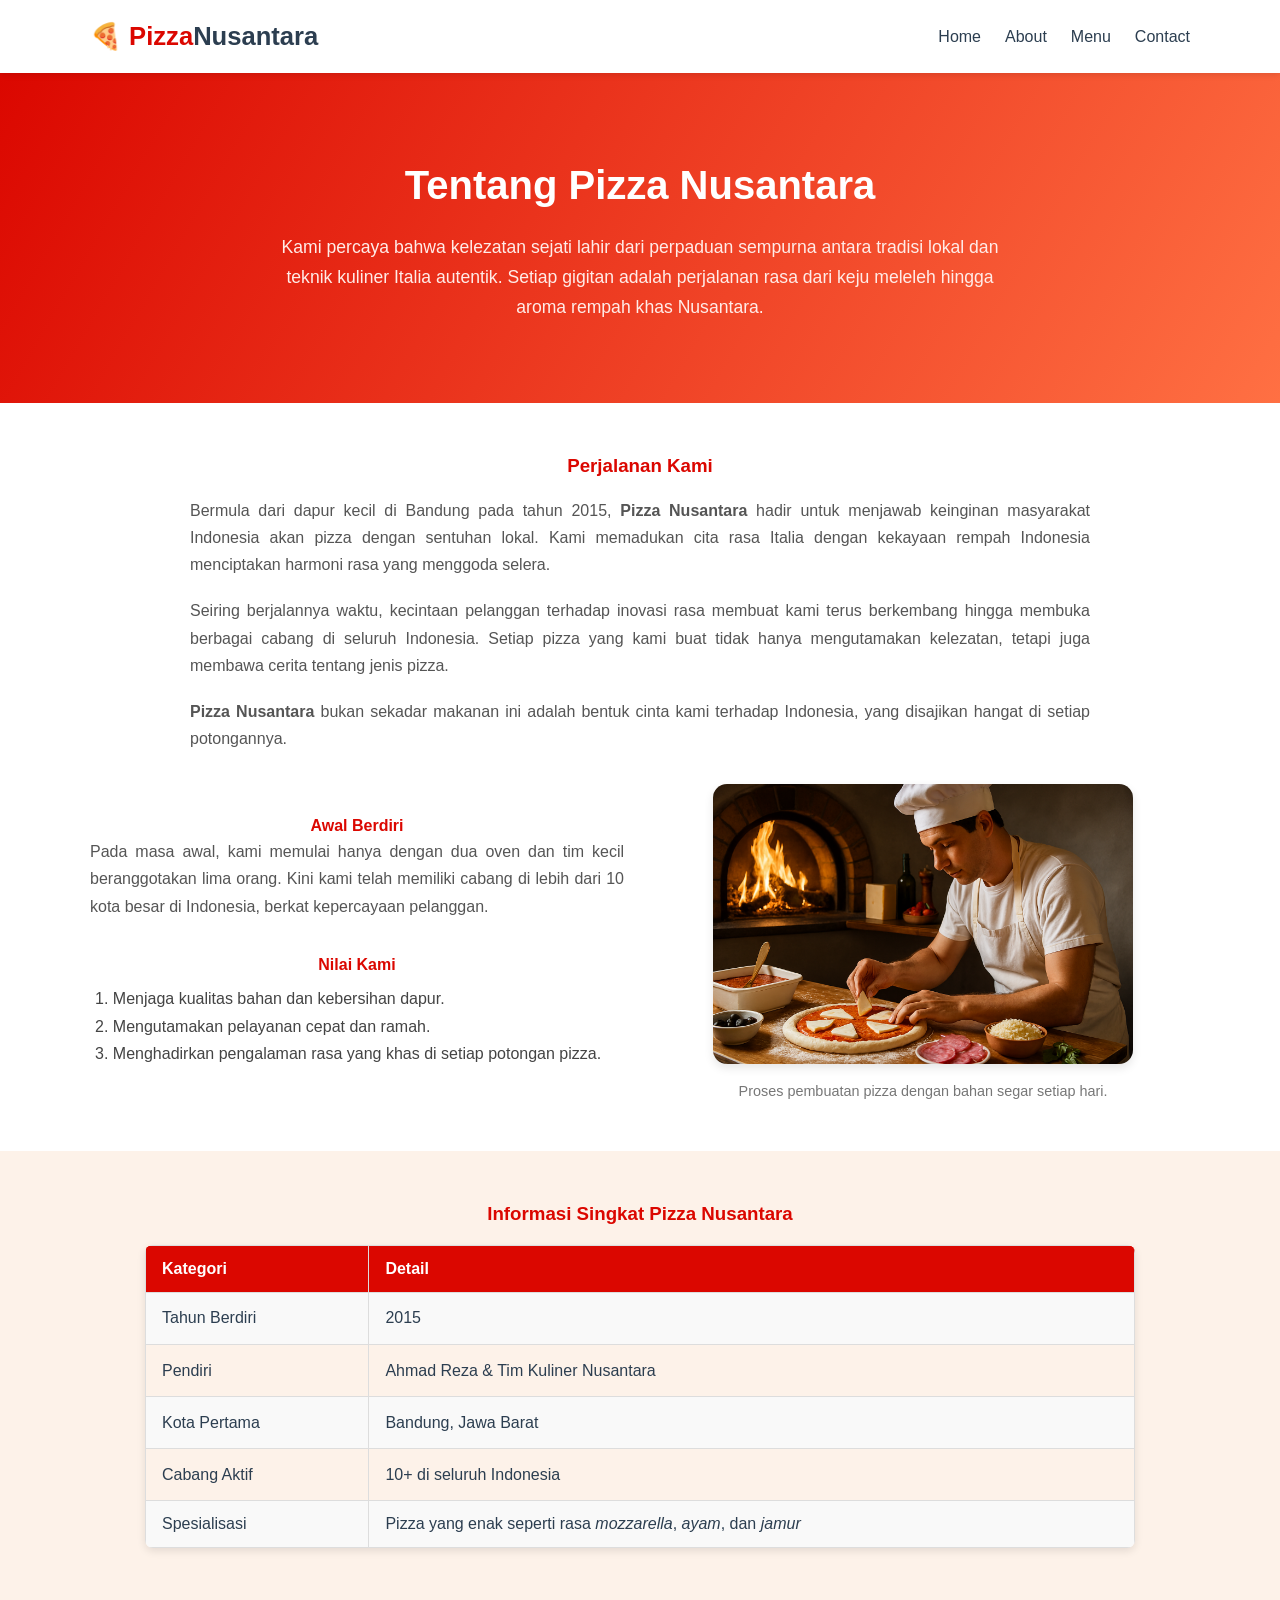
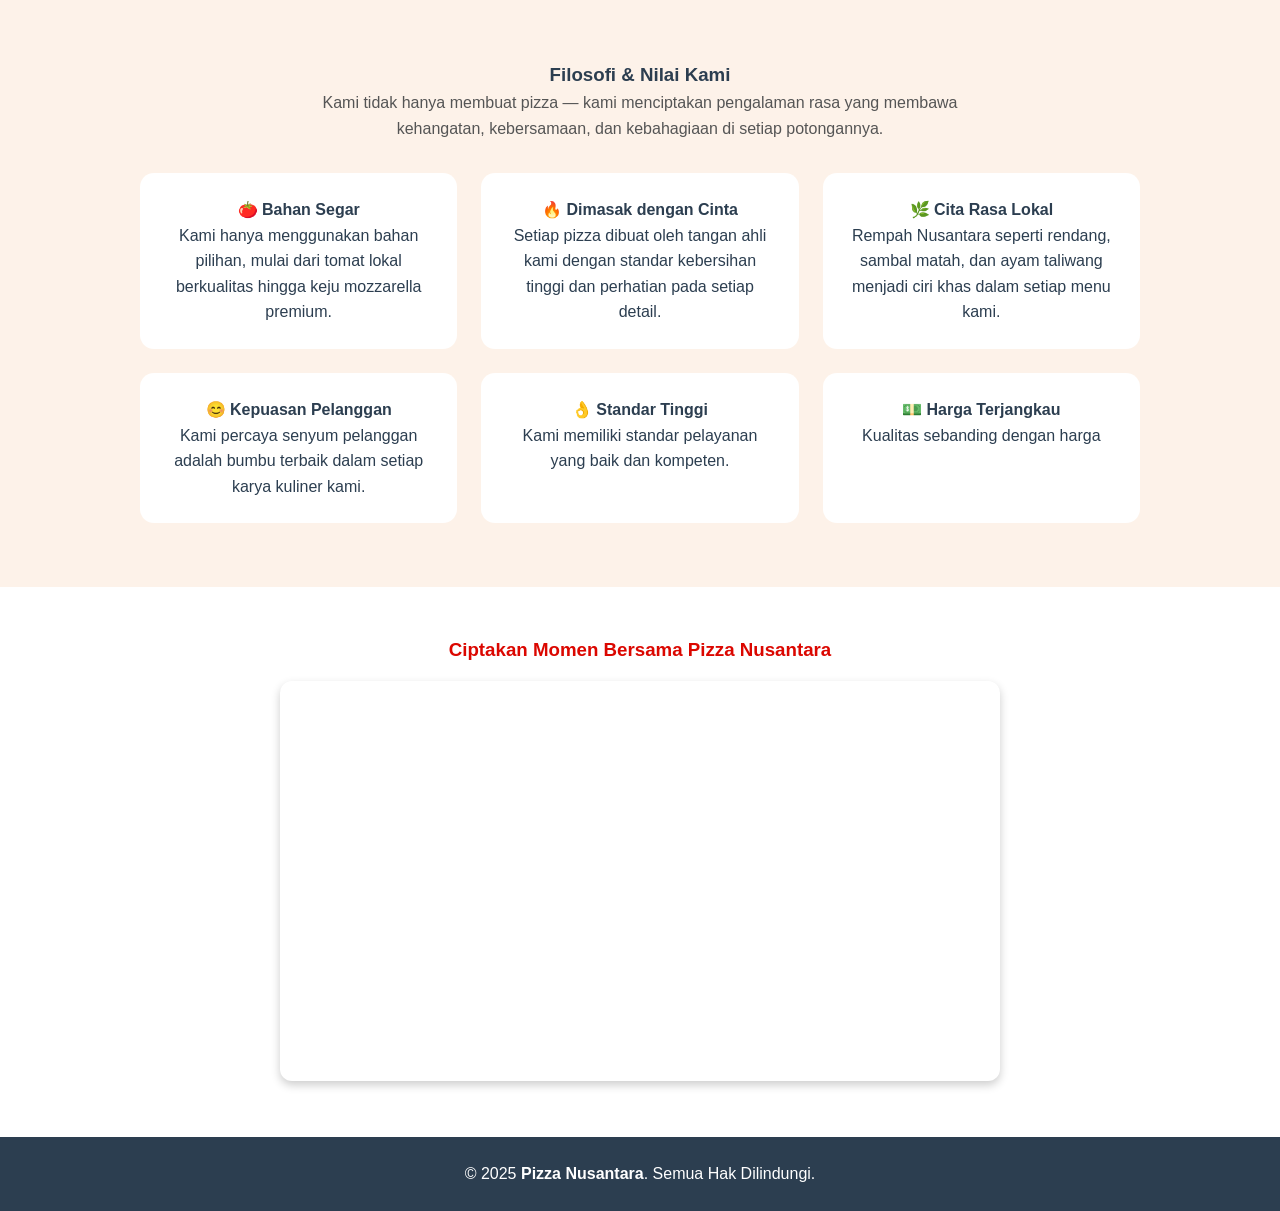
<file: about.html>
<!DOCTYPE html>
<html lang="id">
<head>
  <meta charset="UTF-8">
  <meta name="viewport" content="width=device-width, initial-scale=1.0">
  <title>Tentang Kami - Pizza Nusantara</title>
  <link rel="stylesheet" href="style.css">
  <style>
   
    main {
      display: block;
    }

    .about-hero {
      background: linear-gradient(120deg, #db0700, #ff7043);
      color: #fff;
      text-align: center;
      padding: 5rem 1rem;
    }

    .about-hero h2 {
      font-size: 2.5rem;
      font-weight: 700;
      margin-bottom: 1rem;
    }

    .about-hero p {
      max-width: 750px;
      margin: 0 auto;
      font-size: 1.1rem;
      color: #ffece8;
      line-height: 1.7;
    }

    article {
      background: var(--light);
      padding: 3rem 0;
    }

    article h3 {
      color: var(--primary);
      text-align: center;
      margin-bottom: 1rem;
    }

    article p {
      color: #555;
      line-height: 1.7;
      margin: 0 auto 1.2rem;
      max-width: 900px;
      text-align: justify;
    }

    .about-story .content {
      display: flex;
      flex-wrap: wrap;
      justify-content: space-between;
      gap: 2rem;
      align-items: center;
      margin-top: 2rem;
    }

    .about-story img {
      width: 100%;
      max-width: 420px;
      border-radius: var(--radius);
      box-shadow: 0 4px 10px rgba(0, 0, 0, 0.1);
    }

    table {
      width: 90%;
      margin: 2rem auto;
      border-collapse: collapse;
      border-radius: var(--radius);
      overflow: hidden;
      box-shadow: 0 2px 10px rgba(0,0,0,0.1);
    }

    table th, table td {
      border: 1px solid #ddd;
      padding: 0.8rem 1rem;
      text-align: left;
    }

    table th {
      background: var(--primary);
      color: #fff;
    }

    table tr:nth-child(even) {
      background: #f9f9f9;
    }

    .about-values {
      background: var(--secondary);
      text-align: center;
      padding: 4rem 1rem;
    }

    .values-grid {
      display: grid;
      grid-template-columns: repeat(auto-fit, minmax(240px, 1fr));
      gap: 1.5rem;
      margin-top: 2rem;
      max-width: 1000px;
      margin-inline: auto;
    }

    .value-card {
      background: var(--light);
      border-radius: var(--radius);
      padding: 1.5rem;
    }

   
    ol {
      text-align: left;
      margin: 1.5rem auto;
      max-width: 700px;
      color: #444;
      line-height: 1.7;
    }

    .about-video {
      text-align: center;
      padding: 3rem 0;
      background: var(--light);
    }

    video {
      width: 90%;
      max-width: 720px;
      height: 400px;
      border-radius: 12px;
      object-fit: cover;
      box-shadow: 0 4px 10px rgba(0,0,0,0.2);
    }

    @media (max-width: 768px) {
      .about-story .content {
        flex-direction: column;
        text-align: center;
      }
      table {
        width: 100%;
      }
    }
  </style>
</head>
<body>
 <header class="navbar">
  <div class="container">
    <!-- 1. Logo tetap di kiri -->
    <h1 class="logo">🍕 Pizza<span>Nusantara</span></h1>

    <!-- 2. Checkbox untuk logika buka/tutup (Hidden) -->
    <input type="checkbox" id="check">

    <!-- 3. Ikon Hamburger yang akan muncul di pojok kanan saat mobile -->
    <label for="check" class="icons">
      <span id="menu-icon">&#9776;</span>
      <span id="close-icon">&#10006;</span>
    </label>

    <!-- 4. Navigasi -->
    <nav>
      <ul class="nav-links">
        <li><a href="index.html">Home</a></li>
        <li><a href="about.html">About</a></li>
        <li><a href="galery.html">Menu</a></li>
        <li><a href="contact.html">Contact</a></li>
      </ul>
    </nav>
  </div>
</header>

  <main>
    <!-- HERO -->
    <section class="about-hero">
      <h2>Tentang Pizza Nusantara</h2>
      <p>Kami percaya bahwa kelezatan sejati lahir dari perpaduan sempurna antara tradisi lokal dan teknik kuliner Italia autentik. Setiap gigitan adalah perjalanan rasa dari keju meleleh hingga aroma rempah khas Nusantara.</p>
    </section>

   <!-- ARTICLE SEJARAH -->
<article class="about-story">
  <div class="container">
    <h3>Perjalanan Kami</h3>

    <p>
      Bermula dari dapur kecil di Bandung pada tahun 2015, 
      <strong>Pizza Nusantara</strong> hadir untuk menjawab keinginan masyarakat Indonesia akan pizza dengan sentuhan lokal. 
      Kami memadukan cita rasa Italia dengan kekayaan rempah Indonesia  menciptakan harmoni rasa yang menggoda selera.
      <p>
    Seiring berjalannya waktu, kecintaan pelanggan terhadap inovasi rasa membuat kami terus berkembang hingga membuka berbagai cabang di seluruh Indonesia. 
    Setiap pizza yang kami buat tidak hanya mengutamakan kelezatan, tetapi juga membawa cerita tentang jenis pizza.
  </p>

  <p>
    <strong>Pizza Nusantara</strong> bukan sekadar makanan ini adalah bentuk cinta kami terhadap Indonesia, 
    yang disajikan hangat di setiap potongannya. 
  </p>
    </p>

    <section class="content">
      <div class="text" style="flex:1; text-align:center;">
        <h4 style="margin-top:1rem; color:var(--primary);">Awal Berdiri</h4>
        <p style="max-width:700px; margin:0 auto 1.5rem; text-align:justify;">
          Pada masa awal, kami memulai hanya dengan dua oven dan tim kecil beranggotakan lima orang. 
          Kini kami telah memiliki cabang di lebih dari 10 kota besar di Indonesia, berkat kepercayaan pelanggan.
        </p>

        <h4 style="margin-top:2rem; color:var(--primary);">Nilai Kami</h4>
        <ol style="display:inline-block; text-align:left; margin-top:0.5rem;">
          <li>Menjaga kualitas bahan dan kebersihan dapur.</li>
          <li>Mengutamakan pelayanan cepat dan ramah.</li>
          <li>Menghadirkan pengalaman rasa yang khas di setiap potongan pizza.</li>
        </ol>
      </div>

      <figure style="flex:1; text-align:center;">
        <img 
          src="images/pembuatan.png" 
          alt="Proses pembuatan Pizza Nusantara" 
          style="width:100%; max-width:420px; border-radius:var(--radius); box-shadow:0 4px 10px rgba(0,0,0,0.1);"
        >
        <figcaption style="font-size:0.9rem; color:#777; margin-top:0.5rem;">
          Proses pembuatan pizza dengan bahan segar setiap hari.
        </figcaption>
      </figure>
    </section>
  </div>
</article>

<!-- TABEL INFORMASI BRAND -->
<section class="brand-info" style="text-align: center; padding: 3rem 1rem;">
  <div class="container" style="display: inline-block; text-align: left;">
    <h3 style="text-align: center; color: #db0700; margin-bottom: 1rem;">
      Informasi Singkat Pizza Nusantara
    </h3>
    <table style="
      margin: 0 auto;
      border-collapse: collapse;
      min-width: 350px;
      box-shadow: 0 3px 8px rgba(0,0,0,0.1);
      border-radius: 8px;
      overflow: hidden;
    ">
      <tr style="background: #db0700; color: #fff;">
        <th style="padding: 10px 16px;">Kategori</th>
        <th style="padding: 10px 16px;">Detail</th>
      </tr>
      <tr>
        <td >Tahun Berdiri</td>
        <td >2015</td>
      </tr>
      <tr>
        <td >Pendiri</td>
        <td >Ahmad Reza &amp; Tim Kuliner Nusantara</td>
      </tr>
      <tr>
        <td>Kota Pertama</td>
        <td >Bandung, Jawa Barat</td>
      </tr>
      <tr>
        <td >Cabang Aktif</td>
        <td >10+ di seluruh Indonesia</td>
      </tr>
      <tr>
        <td style="padding: 10px 16px;">Spesialisasi</td>
        <td style="padding: 10px 16px;">
          Pizza yang enak seperti rasa <em>mozzarella</em>,
          <em>ayam</em>, dan <em>jamur</em>
        </td>
      </tr>
    </table>
  </div>
</section>



    <!-- NILAI & FILOSOFI -->
    <section class="about-values">
      <div class="container">
        <h3>Filosofi &amp; Nilai Kami</h3>
        <p style="max-width:700px;margin:0 auto;color:#555;">
          Kami tidak hanya membuat pizza — kami menciptakan pengalaman rasa yang membawa kehangatan, kebersamaan, dan kebahagiaan di setiap potongannya.
        </p>

        <div class="values-grid">
          <div class="value-card">
            <h4>🍅 Bahan Segar</h4>
            <p>Kami hanya menggunakan bahan pilihan, mulai dari tomat lokal berkualitas hingga keju mozzarella premium.</p>
          </div>
          <div class="value-card">
            <h4>🔥 Dimasak dengan Cinta</h4>
            <p>Setiap pizza dibuat oleh tangan ahli kami dengan standar kebersihan tinggi dan perhatian pada setiap detail.</p>
          </div>
          <div class="value-card">
            <h4>🌿 Cita Rasa Lokal</h4>
            <p>Rempah Nusantara seperti rendang, sambal matah, dan ayam taliwang menjadi ciri khas dalam setiap menu kami.</p>
          </div>
          <div class="value-card">
            <h4>😊 Kepuasan Pelanggan</h4>
            <p>Kami percaya senyum pelanggan adalah bumbu terbaik dalam setiap karya kuliner kami.</p>
          </div>

          <div class="value-card">
            <h4>👌 Standar Tinggi</h4>
            <p>Kami memiliki standar pelayanan yang baik dan kompeten.</p>
          </div>

          <div class="value-card">
            <h4>💵 Harga Terjangkau</h4>
            <p>Kualitas sebanding dengan harga</p>
          </div>

        </div>
      </div>
    </section>

    
    <section class="about-video">
      <div class="container">
        <h3 style="color:var(--primary);margin-bottom:1rem;">Ciptakan Momen Bersama Pizza Nusantara</h3>
        <video autoplay loop="videos/pizza.mp4">
          <source src="videos/pizza.mp4" type="video/mp4">
          Browser Anda tidak mendukung pemutaran video.
        </video>
      </div>
    </section>
  </main>

  <footer>
    <div class="container">
      <p>&copy; 2025 <strong>Pizza Nusantara</strong>. Semua Hak Dilindungi.</p>
    </div>
  </footer>
</body>
</html>
</file>
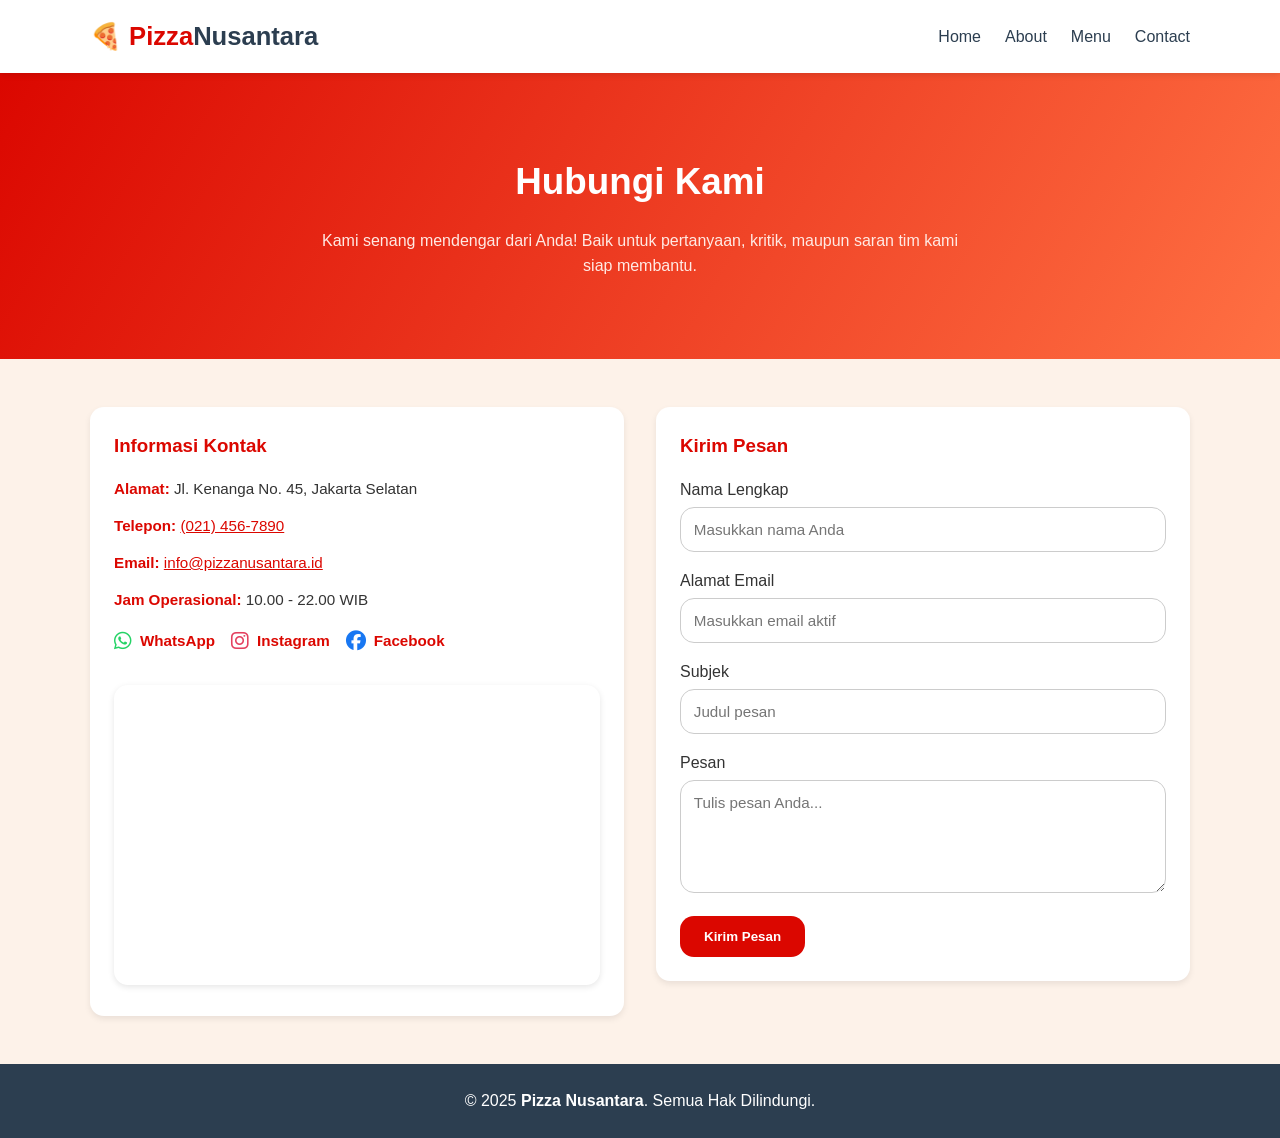
<file: contact.html>
<!DOCTYPE html>
<html lang="id">
<head>
  <meta charset="UTF-8">
  <meta name="viewport" content="width=device-width, initial-scale=1.0">
  <title>Hubungi Kami - Pizza Nusantara</title>
  <link rel="stylesheet" href="style.css">
    <link rel="stylesheet" href="script.js">
  <link rel="stylesheet" href="https://cdn.jsdelivr.net/npm/@fortawesome/fontawesome-free@6.5.2/css/all.min.css">

  <style>
    .contact-hero {
      background: linear-gradient(120deg, #db0700, #ff7043);
      color: #fff;
      text-align: center;
      padding: 5rem 1rem;
    }

    .contact-hero h2 {
      font-size: 2.3rem;
      font-weight: 700;
      margin-bottom: 1rem;
    }

    .contact-hero p {
      max-width: 650px;
      margin: 0 auto;
      color: #ffeae4;
    }

    .contact-section {
      padding: 3rem 0;
    }

    .contact-grid {
      display: grid;
      grid-template-columns: 1fr 1fr;
      gap: 2rem;
      align-items: start;
    }

    .contact-info {
      background: var(--light);
      border-radius: var(--radius);
      box-shadow: 0 3px 6px rgba(0, 0, 0, 0.08);
      padding: 1.5rem;
    }

    .contact-info h3 {
      color: var(--primary);
      margin-bottom: 1rem;
    }

    .contact-info ul {
      list-style: none;
      padding: 0;
      margin: 0;
    }

    .contact-info li {
      margin-bottom: 0.8rem;
      font-size: 0.95rem;
      color: #333;
    }

    .contact-info li strong {
      color: var(--primary);
    }

    .contact-links {
      display: flex;
      align-items: center;
      gap: 1rem;
      margin-top: 1rem;
      flex-wrap: wrap;
    }

    .contact-links a {
      display: flex;
      align-items: center;
      text-decoration: none;
      font-weight: 600;
      color: var(--primary);
      font-size: 0.95rem;
    }

    form {
      background: var(--light);
      border-radius: var(--radius);
      box-shadow: 0 3px 6px rgba(0, 0, 0, 0.08);
      padding: 1.5rem;
    }

    form h3 {
      color: var(--primary);
      margin-bottom: 1rem;
    }

    form label {
      display: block;
      margin-bottom: 0.3rem;
      font-weight: 500;
      color: #333;
    }

    form input, form textarea {
      width: 100%;
      padding: 0.8rem;
      border-radius: var(--radius);
      border: 1px solid #ccc;
      font-size: 0.95rem;
      margin-bottom: 1rem;
      outline: none;
      transition: border-color 0.2s ease;
    }

    form input:focus, form textarea:focus {
      border-color: var(--primary);
    }

    form button {
      background: var(--primary);
      color: #fff;
      border: none;
      border-radius: var(--radius);
      padding: 0.8rem 1.5rem;
      cursor: pointer;
      font-weight: 600;
      transition: background 0.25s ease;
    }

    form button:hover {
      background: #b30000;
    }

    .map-frame {
      width: 100%;
      border: none;
      border-radius: var(--radius);
      height: 300px;
      margin-top: 2rem;
      box-shadow: 0 2px 6px rgba(0, 0, 0, 0.1);
    }

    .popup {
      position: fixed;
      top: 50%;
      left: 50%;
      transform: translate(-50%, -50%) scale(0);
      background: #fff;
      padding: 1.5rem 2rem;
      border-radius: var(--radius);
      box-shadow: 0 4px 12px rgba(0,0,0,0.2);
      text-align: center;
      transition: 0.3s ease;
      z-index: 1000;
    }

    .popup.active {
      transform: translate(-50%, -50%) scale(1);
    }

    .popup h4 {
      margin-bottom: 0.5rem;
      color: var(--primary);
    }

    .popup button {
      margin-top: 1rem;
      background: var(--primary);
      color: #fff;
      border: none;
      padding: 0.5rem 1rem;
      border-radius: var(--radius);
      cursor: pointer;
    }

    @media (max-width: 768px) {
      .contact-grid {
        grid-template-columns: 1fr;
      }
    }
  </style>
</head>
<body>
  <header class="navbar">
  <div class="container">
    <!-- 1. Logo tetap di kiri -->
    <h1 class="logo">🍕 Pizza<span>Nusantara</span></h1>

    <!-- 2. Checkbox untuk logika buka/tutup (Hidden) -->
    <input type="checkbox" id="check">

    <!-- 3. Ikon Hamburger yang akan muncul di pojok kanan saat mobile -->
    <label for="check" class="icons">
      <span id="menu-icon">&#9776;</span>
      <span id="close-icon">&#10006;</span>
    </label>

    <!-- 4. Navigasi -->
    <nav>
      <ul class="nav-links">
        <li><a href="index.html">Home</a></li>
        <li><a href="about.html">About</a></li>
        <li><a href="galery.html">Menu</a></li>
        <li><a href="contact.html">Contact</a></li>
      </ul>
    </nav>
  </div>
</header>
  <section class="contact-hero">
    <h2>Hubungi Kami</h2>
    <p>Kami senang mendengar dari Anda! Baik untuk pertanyaan, kritik, maupun saran tim kami siap membantu.</p>
  </section>

 
  <section class="contact-section">
    <div class="container contact-grid">
      
     
      <div class="contact-info">
        <h3>Informasi Kontak</h3>
        <ul>
          <li><strong>Alamat:</strong> Jl. Kenanga No. 45, Jakarta Selatan</li>
          <li><strong>Telepon:</strong> <a href="tel:+62214567890" style="color:#db0700;">(021) 456-7890</a></li>
          <li><strong>Email:</strong> <a href="mailto:info@pizzanusantara.id" style="color:#db0700;">info@pizzanusantara.id</a></li>
          <li><strong>Jam Operasional:</strong> 10.00 - 22.00 WIB</li>
        </ul>

        
        <div class="contact-links">
          <a href="https://wa.me/6281234567890" target="_blank">
            <i class="fab fa-whatsapp" style="color:#25D366; font-size:20px; margin-right:8px;"></i> WhatsApp
          </a>
          <a href="https://www.instagram.com/pizzanusantara.id" target="_blank">
            <i class="fab fa-instagram" style="color:#E4405F; font-size:20px; margin-right:8px;"></i> Instagram
          </a>
          <a href="https://www.facebook.com/pizzanusantara.id" target="_blank">
            <i class="fab fa-facebook" style="color:#1877F2; font-size:20px; margin-right:8px;"></i> Facebook
          </a>
        </div>

        <iframe
          class="map-frame"
          src="https://www.google.com/maps/embed?pb=!1m18!1m12!1m3!1d3958.396020814565!2d106.8236891!3d-6.221357999999998!2m3!1f0!2f0!3f0!3m2!1i1024!2i768!4f13.1!3m3!1m2!1s0x2e69f41b30a5f2b1%3A0x5b8e0b32f92e07b!2sJakarta!5e0!3m2!1sid!2sid!4v1709835838455!5m2!1sid!2sid"
          allowfullscreen=""
          loading="lazy"
        ></iframe>
      </div>

      <form id="contactForm">
        <h3>Kirim Pesan</h3>
        <label for="name">Nama Lengkap</label>
        <input type="text" id="name" name="name" placeholder="Masukkan nama Anda" required>

        <label for="email">Alamat Email</label>
        <input type="email" id="email" name="email" placeholder="Masukkan email aktif" required>

        <label for="subject">Subjek</label>
        <input type="text" id="subject" name="subject" placeholder="Judul pesan" required>

        <label for="message">Pesan</label>
        <textarea id="message" name="message" rows="5" placeholder="Tulis pesan Anda..." required></textarea>

        <button type="submit">Kirim Pesan</button>
      </form>
    </div>
  </section>

  

  <footer>
    <div class="container">
      <p>&copy; 2025 <strong>Pizza Nusantara</strong>. Semua Hak Dilindungi.</p>
    </div>
  </footer>


</body>
</html>
</file>
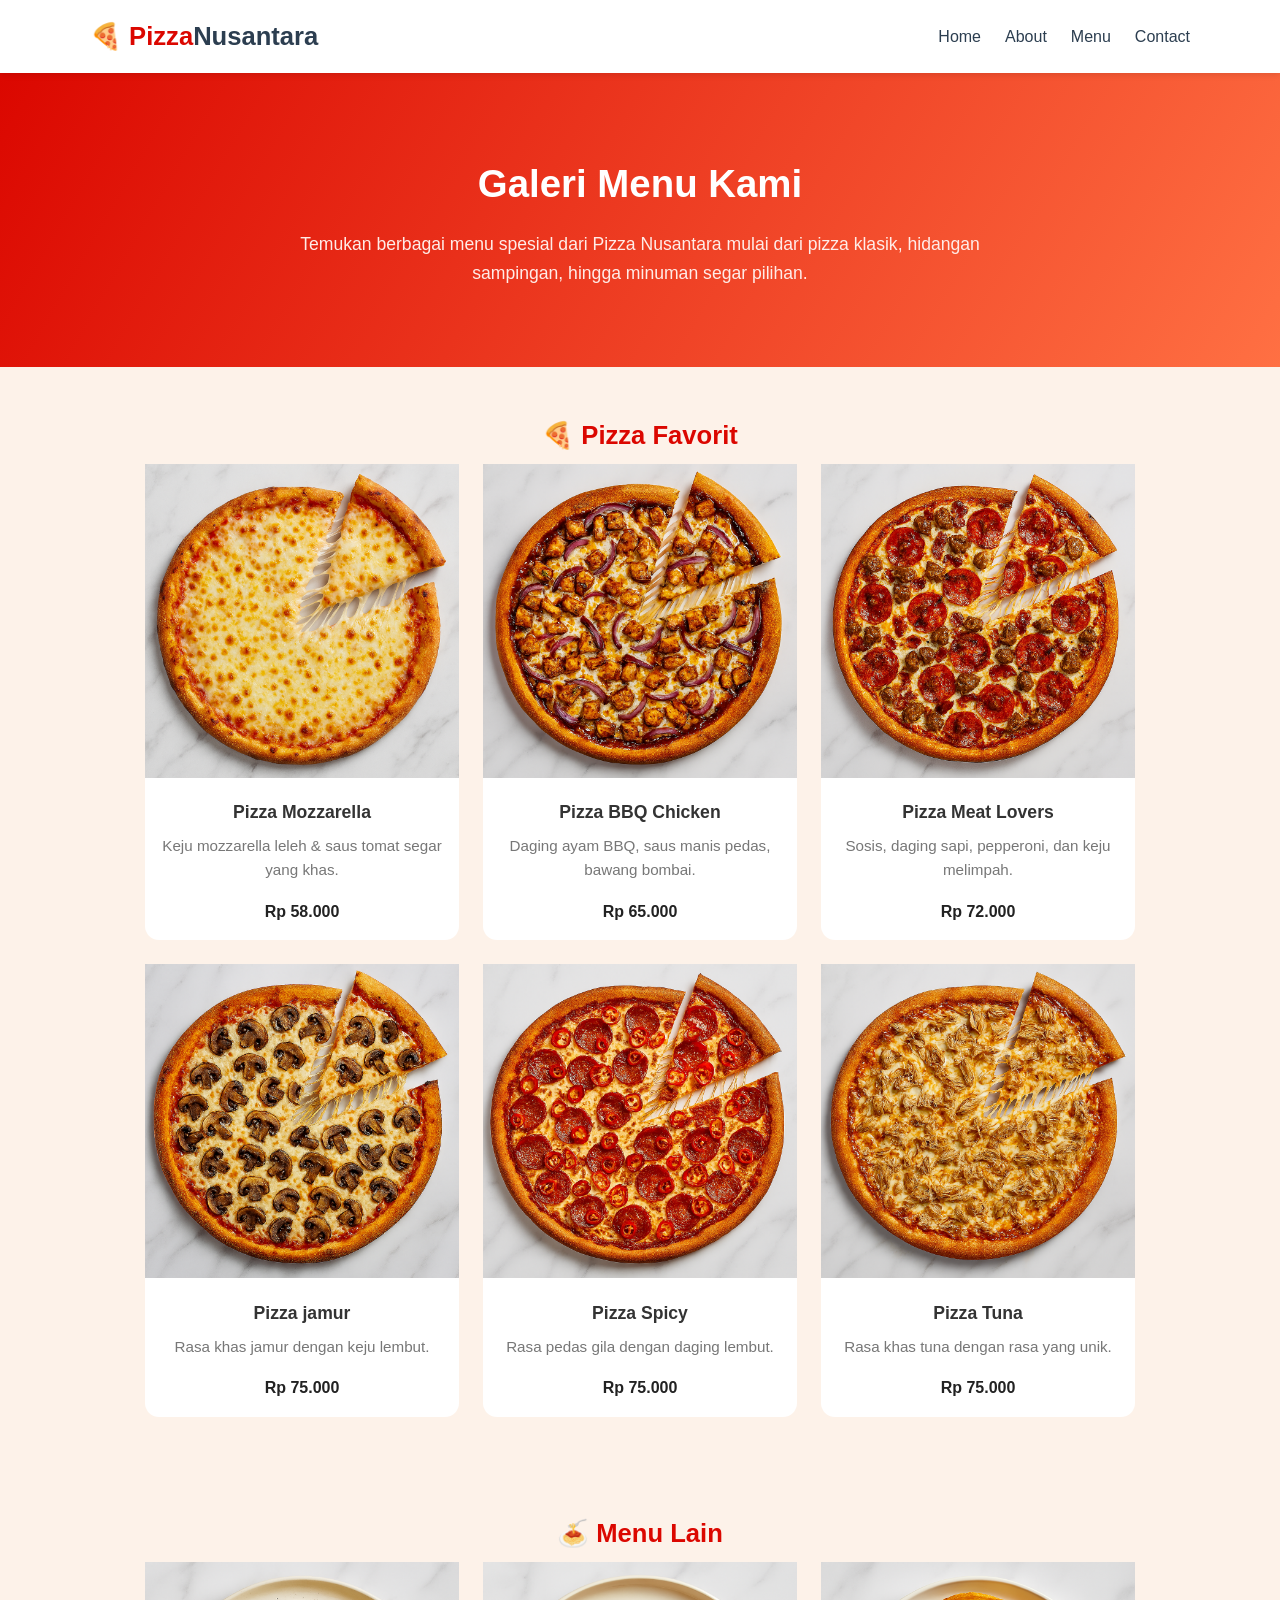
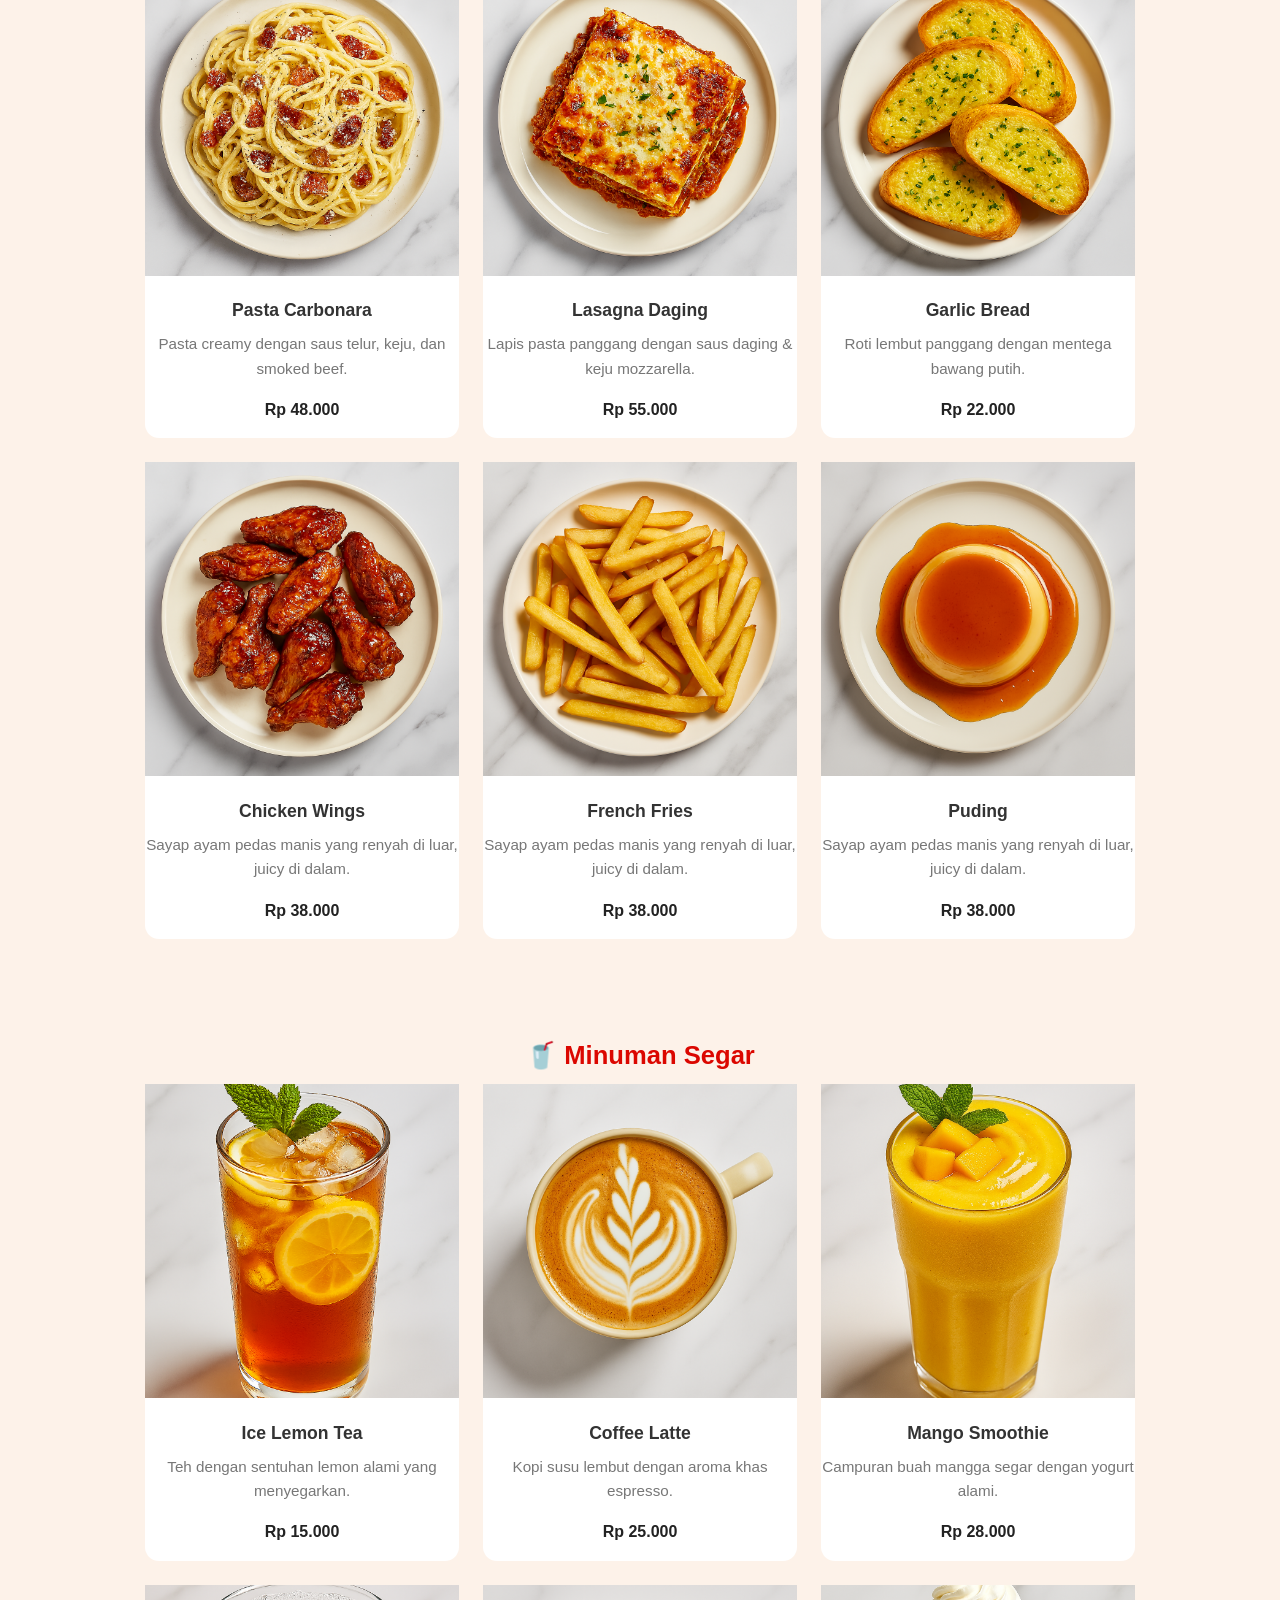
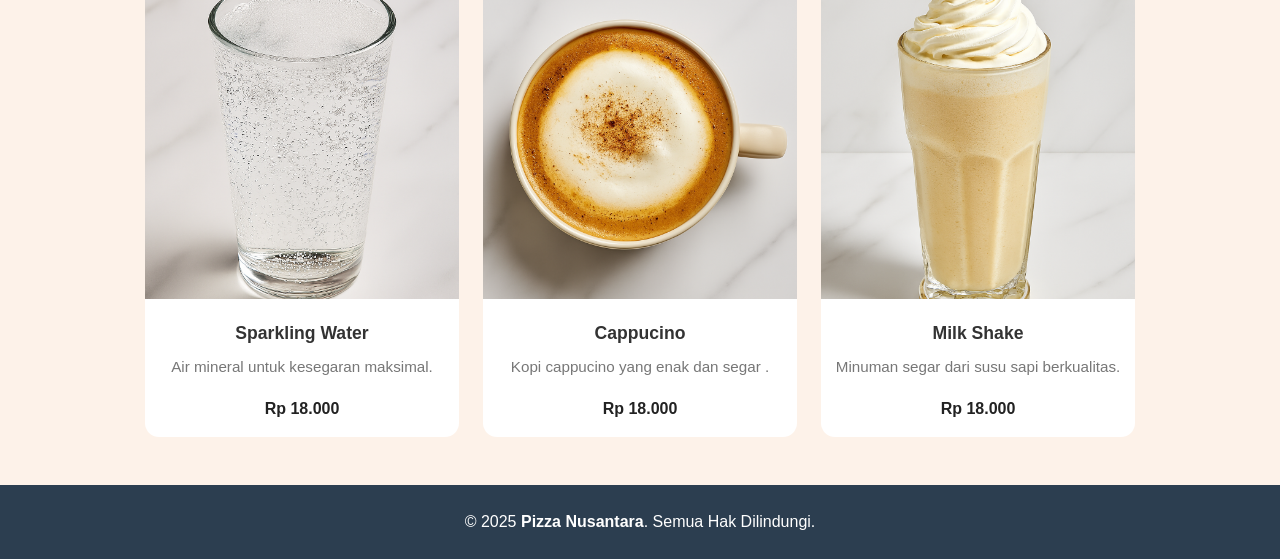
<file: galery.html>
<!DOCTYPE html>
<html lang="id">
<head>
  <meta charset="UTF-8">
  <meta name="viewport" content="width=device-width, initial-scale=1.0">
  <title>Galeri Menu - Pizza Nusantara</title>
  <link rel="stylesheet" href="style.css">
  <style>

    .gallery-hero {
      background: linear-gradient(120deg, #db0700, #ff7043);
      color: #fff;
      text-align: center;
      padding: 5rem 1rem;
    }

    .gallery-hero h2 {
      font-size: 2.4rem;
      font-weight: 700;
      margin-bottom: 1rem;
    }

    .gallery-hero p {
      max-width: 700px;
      margin: 0 auto;
      font-size: 1.1rem;
      color: #ffece8;
    }

    .gallery-section {
      padding: 3rem 0;
      text-align: center;
    }

    .gallery-section h3 {
      color: var(--primary);
      font-size: 1.6rem;
      margin-bottom: 0.5rem;
    }

    .gallery-section p {
      color: #555;
      margin-bottom: 2rem;
    }

    .gallery-grid {
      display: grid;
      grid-template-columns: repeat(auto-fit, minmax(230px, 1fr));
      gap: 1.5rem;
      width: 90%;
      max-width: 1000px;
      margin: 0 auto;
    }

    .gallery-card {
      background: var(--light);
      border-radius: var(--radius);
    }


    .gallery-card img {
      width: 100%;
      aspect-ratio: 1 / 1;
      object-fit: cover;
    }

    .gallery-card h4 {
      margin-top: 0.8rem;
      color: #333;
      font-size: 1.1rem;
      font-weight: 600;
    }

    .gallery-card p {
      color: #777;
      font-size: 0.95rem;
      margin: 0.5rem 0 1rem;
    }

    .price {
      font-weight: 600;
      color: #222;
      margin-bottom: 1rem;
    }

    @media (max-width: 768px) {
      .gallery-hero h2 {
        font-size: 1.9rem;
      }
      .gallery-grid {
        width: 95%;
      }
    }

  </style>
</head>
<body>
  <header class="navbar">
  <div class="container">
    <!-- 1. Logo tetap di kiri -->
    <h1 class="logo">🍕 Pizza<span>Nusantara</span></h1>

    <!-- 2. Checkbox untuk logika buka/tutup (Hidden) -->
    <input type="checkbox" id="check">

    <!-- 3. Ikon Hamburger yang akan muncul di pojok kanan saat mobile -->
    <label for="check" class="icons">
      <span id="menu-icon">&#9776;</span>
      <span id="close-icon">&#10006;</span>
    </label>

    <!-- 4. Navigasi -->
    <nav>
      <ul class="nav-links">
        <li><a href="index.html">Home</a></li>
        <li><a href="about.html">About</a></li>
        <li><a href="galery.html">Menu</a></li>
        <li><a href="contact.html">Contact</a></li>
      </ul>
    </nav>
  </div>
</header>

  <!-- HERO -->
  <section class="gallery-hero">
    <h2>Galeri Menu Kami</h2>
    <p>Temukan berbagai menu spesial dari Pizza Nusantara  mulai dari pizza klasik, hidangan sampingan, hingga minuman segar pilihan.</p>
  </section>

  <!-- === PIZZA SECTION === -->
  <section class="gallery-section">
    <div class="container">
      <h3>🍕 Pizza Favorit</h3>
      

      <div class="gallery-grid">
        <div class="gallery-card">
          <img src="images/pizza_mozzarela.png" alt="Pizza Mozzarella">
          <h4>Pizza Mozzarella</h4>
          <p>Keju mozzarella leleh & saus tomat segar yang khas.</p>
          <div class="price">Rp 58.000</div>
        </div>

        <div class="gallery-card">
          <img src="images/pizza_bbq.png" alt="Pizza BBQ Chicken">
          <h4>Pizza BBQ Chicken</h4>
          <p>Daging ayam BBQ, saus manis pedas, bawang bombai.</p>
          <div class="price">Rp 65.000</div>
        </div>

        <div class="gallery-card">
          <img src="images/pizza_meat.png" alt="Pizza Meat Lovers">
          <h4>Pizza Meat Lovers</h4>
          <p>Sosis, daging sapi, pepperoni, dan keju melimpah.</p>
          <div class="price">Rp 72.000</div>
        </div>

        <div class="gallery-card">
          <img src="images/pizza_jamur.png" alt="Pizza jamur">
          <h4>Pizza jamur</h4>
          <p>Rasa khas jamur dengan keju lembut.</p>
          <div class="price">Rp 75.000</div>
        </div>

<div class="gallery-card">
          <img src="images/pizza_spicy.png" alt="Pizza Spicy">
          <h4>Pizza Spicy</h4>
          <p>Rasa pedas gila dengan daging lembut.</p>
          <div class="price">Rp 75.000</div>
        </div>

        <div class="gallery-card">
          <img src="images/pizza_tuna.png" alt="Pizza Tuna">
          <h4>Pizza Tuna</h4>
          <p>Rasa khas tuna dengan rasa yang unik.</p>
          <div class="price">Rp 75.000</div>
        </div>

      </div>
    </div>
  </section>

  <!-- === MENU LAIN === -->
  <section class="gallery-section" style="background: var(--secondary);">
    <div class="container">
      <h3>🍝 Menu Lain</h3>
      

      <div class="gallery-grid">
        <div class="gallery-card">
          <img src="images/pasta_carbonara.png" alt="Pasta Carbonara">
          <h4>Pasta Carbonara</h4>
          <p>Pasta creamy dengan saus telur, keju, dan smoked beef.</p>
          <div class="price">Rp 48.000</div>
        </div>

        <div class="gallery-card">
          <img src="images/lasagna.png" alt="Lasagna Daging">
          <h4>Lasagna Daging</h4>
          <p>Lapis pasta panggang dengan saus daging & keju mozzarella.</p>
          <div class="price">Rp 55.000</div>
        </div>

        <div class="gallery-card">
          <img src="images/garlic_bread.png" alt="Garlic Bread">
          <h4>Garlic Bread</h4>
          <p>Roti lembut panggang dengan mentega bawang putih.</p>
          <div class="price">Rp 22.000</div>
        </div>

        <div class="gallery-card">
          <img src="images/chicken_wings.png" alt="Chicken Wings">
          <h4>Chicken Wings</h4>
          <p>Sayap ayam pedas manis yang renyah di luar, juicy di dalam.</p>
          <div class="price">Rp 38.000</div>
        </div>

        <div class="gallery-card">
           <img src="images/kentang.png" alt="French fries">
          <h4>French Fries</h4>
          <p>Sayap ayam pedas manis yang renyah di luar, juicy di dalam.</p>
          <div class="price">Rp 38.000</div>
        </div>

        <div class="gallery-card">
           <img src="images/puding.png" alt="Puding">
          <h4>Puding</h4>
          <p>Sayap ayam pedas manis yang renyah di luar, juicy di dalam.</p>
          <div class="price">Rp 38.000</div>
        </div>

      </div>
    </div>
  </section>

  <!-- === MINUMAN === -->
  <section class="gallery-section">
    <div class="container">
      <h3>🥤 Minuman Segar</h3>
     

      <div class="gallery-grid">
        <div class="gallery-card">
          <img src="images/lemon.png" alt="Ice Lemon Tea">
          <h4>Ice Lemon Tea</h4>
          <p>Teh dengan sentuhan lemon alami yang menyegarkan.</p>
          <div class="price">Rp 15.000</div>
        </div>

        <div class="gallery-card">
          <img src="images/coffee_latte.png" alt="Coffee Latte">
          <h4>Coffee Latte</h4>
          <p>Kopi susu lembut dengan aroma khas espresso.</p>
          <div class="price">Rp 25.000</div>
        </div>

        <div class="gallery-card">
          <img src="images/smoothie_mango.png" alt="Mango Smoothie">
          <h4>Mango Smoothie</h4>
          <p>Campuran buah mangga segar dengan yogurt alami.</p>
          <div class="price">Rp 28.000</div>
        </div>

        <div class="gallery-card">
          <img src="images/sparkling_water.png" alt="Sparkling Water">
          <h4>Sparkling Water</h4>
          <p>Air mineral untuk kesegaran maksimal.</p>
          <div class="price">Rp 18.000</div>
        </div>

         <div class="gallery-card">
          <img src="images/cappucino.png" alt="Cappucino">
          <h4>Cappucino</h4>
          <p>Kopi cappucino yang enak dan segar .</p>
          <div class="price">Rp 18.000</div>
        </div>

         <div class="gallery-card">
          <img src="images/milk.png" alt="milk Shake">
          <h4>Milk Shake</h4>
          <p>Minuman segar dari susu sapi berkualitas.</p>
          <div class="price">Rp 18.000</div>
        </div>

      </div>
    </div>
  </section>

  <footer>
    <div class="container">
    <p>&copy; 2025 <strong>Pizza Nusantara</strong>. Semua Hak Dilindungi.</p>
    </div>
  </footer>
</body>
</html>
</file>
<file: style.css>
/* --- VARIABLES & RESET --- */
:root {
  --primary: #db0700;
  --secondary: #fdf2e9;
  --dark: #2c3e50;
  --light: #fff;
  --radius: 14px;
}





* {
  margin: 0;
  padding: 0;
  box-sizing: border-box;
  font-family: "Poppins", sans-serif;
}

body {
  color: var(--dark);
  background: var(--secondary);
  line-height: 1.6;
}

/* --- KONTENER ASLI (TIDAK DIUBAH) --- */
.container {
  width: 90%;
  max-width: 1100px;
  margin: 0 auto;
}

/* --- NAVBAR --- */
.navbar {
  background: var(--light);
  box-shadow: 0 2px 6px rgba(0, 0, 0, 0.1);
  padding: 1rem 0;
  position: sticky;
  top: 0;
  z-index: 999;
}

.navbar .container {
  display: flex;
  align-items: center;
  justify-content: space-between;
  /* Padding di sini dihapus agar tidak menambah ketebalan header */
}

.logo {
  font-size: 1.6rem;
  color: var(--primary);
}

.logo span {
  color: var(--dark);
}

/* --- NAV LINKS (DESKTOP) --- */
.nav-links {
  display: flex;
  gap: 1.5rem;
  list-style: none;
}

.nav-links a {
  text-decoration: none;
  color: var(--dark);
  font-weight: 500;
}

.nav-links a:hover { color: var(--primary); }

/* --- HAMBURGER SETUP --- */
#check {
  display: none; /* Sembunyikan checkbox sepenuhnya */
}

.icons {
  display: none; /* Sembunyikan ikon di desktop */
  cursor: pointer;
  font-size: 1.8rem;
  color: var(--dark);
}

/* --- HERO & BUTTONS --- */
.btn-primary {
  display: inline-block;
  background: #fff;
  color: #c91e00;
  padding: 0.8rem 1.6rem;
  border-radius: var(--radius);
  text-decoration: none;
  font-weight: 600;
  transition: background 0.25s ease;
}

.btn-primary:hover {
  background: #b30000;
  color: #fff;
}

.hero-content .image img {
  width: 80%;
  max-width: 400px;
  border-radius: 50%;
  object-fit: cover;
}

/* --- SECTION LAIN --- */
.about, .menu {
  padding: 3rem 0;
  text-align: center;
}

.about h3, .menu h3 { color: var(--primary); }

footer {
  background: var(--dark);
  color: var(--light);
  text-align: center;
  padding: 1.5rem 0;
}

@media (max-width: 768px) {
  .icons {
    display: flex;
    cursor: pointer;
    font-size: 1.8rem;
    color: var(--dark);
    order: 2;
  }

  /* --- LOGIKA TUKAR IKON --- */
  #close-icon {
    display: none;
  }

  #check:checked ~ .icons #menu-icon {
    display: none;
  }

  #check:checked ~ .icons #close-icon {
    display: block;
  }

  /* --- NAVIGASI (DIBUAT KE TENGAH & RAPI) --- */
  .nav-links {
    position: absolute;
    top: 100%;
    left: 0;
    width: 100%;
    height: 0;
    background: white;
    flex-direction: column;
    
    /* Membuat konten ke tengah */
    align-items: center; 
    justify-content: center;
    
    overflow: hidden;
    transition: 0.3s ease;
    box-shadow: 0 10px 10px rgba(0,0,0,0.05);
    gap: 0; /* Kita pakai padding agar area klik luas */
  }

  .nav-links li {
    width: 100%; /* Agar memenuhi lebar layar */
    text-align: center;
    list-style: none;
  }

  .nav-links li a {
    display: block;
    padding: 15px 0;
    width: 100%;
    border-bottom: 1px solid rgba(0,0,0,0.05); /* Garis halus antar menu */
    font-size: 1.1rem;
  }

  /* Hilangkan border pada menu terakhir agar lebih bersih */
  .nav-links li:last-child a {
    border-bottom: none;
  }

  /* Munculkan Menu saat Checkbox di-klik */
  #check:checked ~ nav .nav-links {
    height: 260px; /* Sesuaikan dengan total tinggi konten Anda */
    padding: 10px 0; /* Memberi ruang napas di atas dan bawah */
  }
}

html {
  scroll-behavior: smooth;
}
</file>
